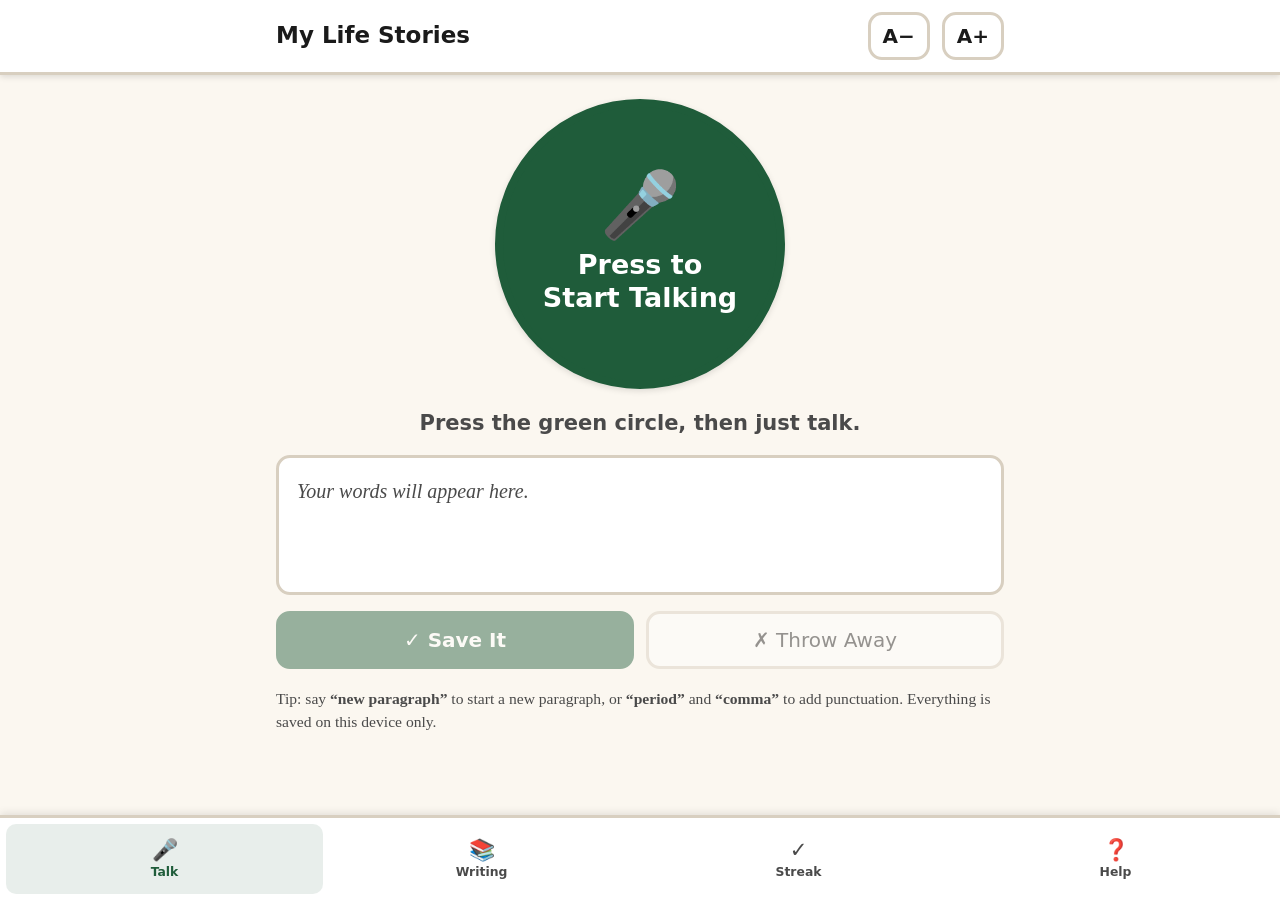
<file: memoir/index.html>
<!doctype html>
<html lang="en" data-theme="day">
<head>
<meta charset="utf-8">
<meta name="viewport" content="width=device-width, initial-scale=1, viewport-fit=cover">
<title>My Life Stories</title>
<meta name="description" content="Speak your memories. They are written down and sorted for you.">
<link rel="manifest" href="manifest.webmanifest">
<meta name="theme-color" content="#1f5c3a">
<meta name="apple-mobile-web-app-capable" content="yes">
<meta name="apple-mobile-web-app-title" content="My Stories">
<link rel="apple-touch-icon" href="icon-192.png">
<link rel="icon" href="icon-192.png">
<link rel="stylesheet" href="styles.css">
</head>
<body>

<header>
  <div class="bar">
    <h1 id="pageTitle">My Life Stories</h1>
    <button class="icon-btn" id="textSmaller" title="Smaller text" aria-label="Make text smaller">A−</button>
    <button class="icon-btn" id="textBigger" title="Bigger text" aria-label="Make text bigger">A+</button>
  </div>
</header>

<main>

<!-- ============================ TALK ============================ -->
<section id="view-talk" class="wrap">

  <div class="warn hide" id="micWarning"></div>

  <div class="talk-stage">
    <button id="talkBtn" aria-pressed="false">
      <span class="mic" aria-hidden="true">🎤</span>
      <span id="talkLabel">Press to<br>Start Talking</span>
    </button>
    <p class="status" id="status" role="status" aria-live="polite">Press the green circle, then just talk.</p>
  </div>

  <div class="live" id="live" aria-live="off"></div>

  <div class="cat-pick hide" id="catPick">
    <p id="catExplain">I think this one goes here:</p>
    <div class="chips" role="group" aria-label="Which kind of writing is this?">
      <button class="chip" data-cat="self"  aria-pressed="false"><span class="dot" aria-hidden="true">👤</span>About<br>My Life</button>
      <button class="chip" data-cat="other" aria-pressed="false"><span class="dot" aria-hidden="true">👥</span>About<br>Someone Real</button>
      <button class="chip" data-cat="story" aria-pressed="false"><span class="dot" aria-hidden="true">📖</span>A Made-Up<br>Story</button>
    </div>
  </div>

  <div class="row" id="saveRow" style="margin-top:16px">
    <button class="primary" id="saveBtn" disabled>✓ Save It</button>
    <button class="quiet" id="clearBtn" disabled>✗ Throw Away</button>
  </div>

  <p class="note" style="margin-top:18px">
    Tip: say <b>“new paragraph”</b> to start a new paragraph, or <b>“period”</b> and
    <b>“comma”</b> to add punctuation. Everything is saved on this device only.
  </p>
</section>

<!-- ========================== MY WRITING ========================== -->
<section id="view-writing" class="wrap hide">
  <div class="tabs" role="tablist">
    <button role="tab" data-tab="self"  aria-selected="true">👤 About<br>My Life</button>
    <button role="tab" data-tab="other" aria-selected="false">👥 About<br>Someone Real</button>
    <button role="tab" data-tab="story" aria-selected="false">📖 Made-Up<br>Stories</button>
  </div>

  <div class="row no-print" style="margin-bottom:18px">
    <button class="quiet" id="printBtn">🖨️ Print This Book</button>
    <button class="quiet" id="downloadBtn">⬇️ Save as a File</button>
  </div>

  <div id="entryList"></div>
</section>

<!-- =========================== STREAK =========================== -->
<section id="view-streak" class="wrap hide">
  <div class="streak-top">
    <div class="stat"><b id="statCurrent">0</b><span>IN A ROW</span></div>
    <div class="stat"><b id="statTotal">0</b><span>DAYS USED</span></div>
    <div class="stat"><b id="statBest">0</b><span>BEST EVER</span></div>
  </div>

  <div class="card">
    <div class="cal-head">
      <button class="icon-btn" id="calPrev" aria-label="Previous month">◀</button>
      <h2 id="calTitle">Month</h2>
      <button class="icon-btn" id="calNext" aria-label="Next month">▶</button>
    </div>
    <div class="grid" id="calGrid"></div>
    <p class="note" style="margin-top:14px">A ✓ appears on every day you write something.</p>
  </div>

  <div class="card">
    <h2>How much you have written</h2>
    <p id="wordCounts" class="note"></p>
  </div>
</section>

<!-- ========================== HELP / SETUP ========================== -->
<section id="view-help" class="wrap hide">
  <div class="card">
    <h2>How to use this</h2>
    <ol class="steps">
      <li>Tap the big green circle.</li>
      <li>If your phone or computer asks to use the microphone, tap <b>Allow</b>.</li>
      <li>Talk normally. Your words appear on the screen.</li>
      <li>Tap the circle again when you are done.</li>
      <li>Check the box it picked for you — change it if it guessed wrong — and tap <b>Save It</b>.</li>
    </ol>
  </div>

  <div class="card">
    <h2>Settings</h2>
    <div class="row">
      <button class="quiet" id="themeBtn">🌙 Night Colors</button>
      <button class="quiet" id="readBackBtn">🔊 Read My Words Back: On</button>
    </div>
  </div>

  <div class="card" id="driveCard">
    <h2>Save to Google Drive</h2>
    <p class="note" id="driveBlurb">
      Off. Your writing stays on this device only.
    </p>
    <p class="note" id="driveStatus" role="status" aria-live="polite"></p>

    <div class="row" id="driveOffRow">
      <button class="quiet" id="driveConnect">☁️ Turn On Drive Saving</button>
    </div>

    <div class="row hide" id="driveOnRow">
      <button class="quiet" id="driveOpen">📄 Open My Documents</button>
      <button class="quiet" id="driveDisconnect">Turn Drive Saving Off</button>
    </div>

    <details id="driveSetup" style="margin-top:14px">
      <summary class="note" style="cursor:pointer;padding:8px 0">Use my own Google set-up</summary>
      <p class="note">
        Paste a Google OAuth client id to point this app at your own Google project.
        The README explains how to make one — it takes about five minutes and is free.
      </p>
      <input type="text" id="driveClientId" placeholder="1234-abcd.apps.googleusercontent.com"
             style="width:100%;font:inherit;font-size:.8em;padding:12px;border:3px solid var(--line);border-radius:10px;background:var(--bg);color:var(--ink)">
      <div class="row" style="margin-top:10px">
        <button class="quiet" id="driveSaveId">Save This Client ID</button>
      </div>
    </details>
  </div>

  <div class="card">
    <h2>Keep your writing safe</h2>
    <p class="note">
      Your writing lives in this browser's storage. If the browsing data is ever cleared
      it goes with it, so make a backup now and then — email it to someone you trust,
      or keep it on a memory stick.
    </p>
    <div class="row">
      <button class="quiet" id="backupBtn">💾 Make a Backup</button>
      <button class="quiet" id="restoreBtn">📂 Restore a Backup</button>
    </div>
    <input type="file" id="restoreFile" accept="application/json,.json" class="hide">
  </div>

  <div class="card">
    <h2>About</h2>
    <p class="note">
      My Life Stories works without internet once it has been opened one time.
      <span id="privacyNote"></span>
      <span id="engineNote"></span>
    </p>
  </div>
</section>

</main>

<nav class="bottom">
  <button data-view="talk"    aria-current="page"><span class="ico" aria-hidden="true">🎤</span>Talk</button>
  <button data-view="writing"><span class="ico" aria-hidden="true">📚</span>Writing</button>
  <button data-view="streak"><span class="ico" aria-hidden="true">✓</span>Streak</button>
  <button data-view="help"><span class="ico" aria-hidden="true">❓</span>Help</button>
</nav>

<script src="config.js"></script>
<script src="drive.js"></script>
<script src="app.js"></script>
</body>
</html>
</file>
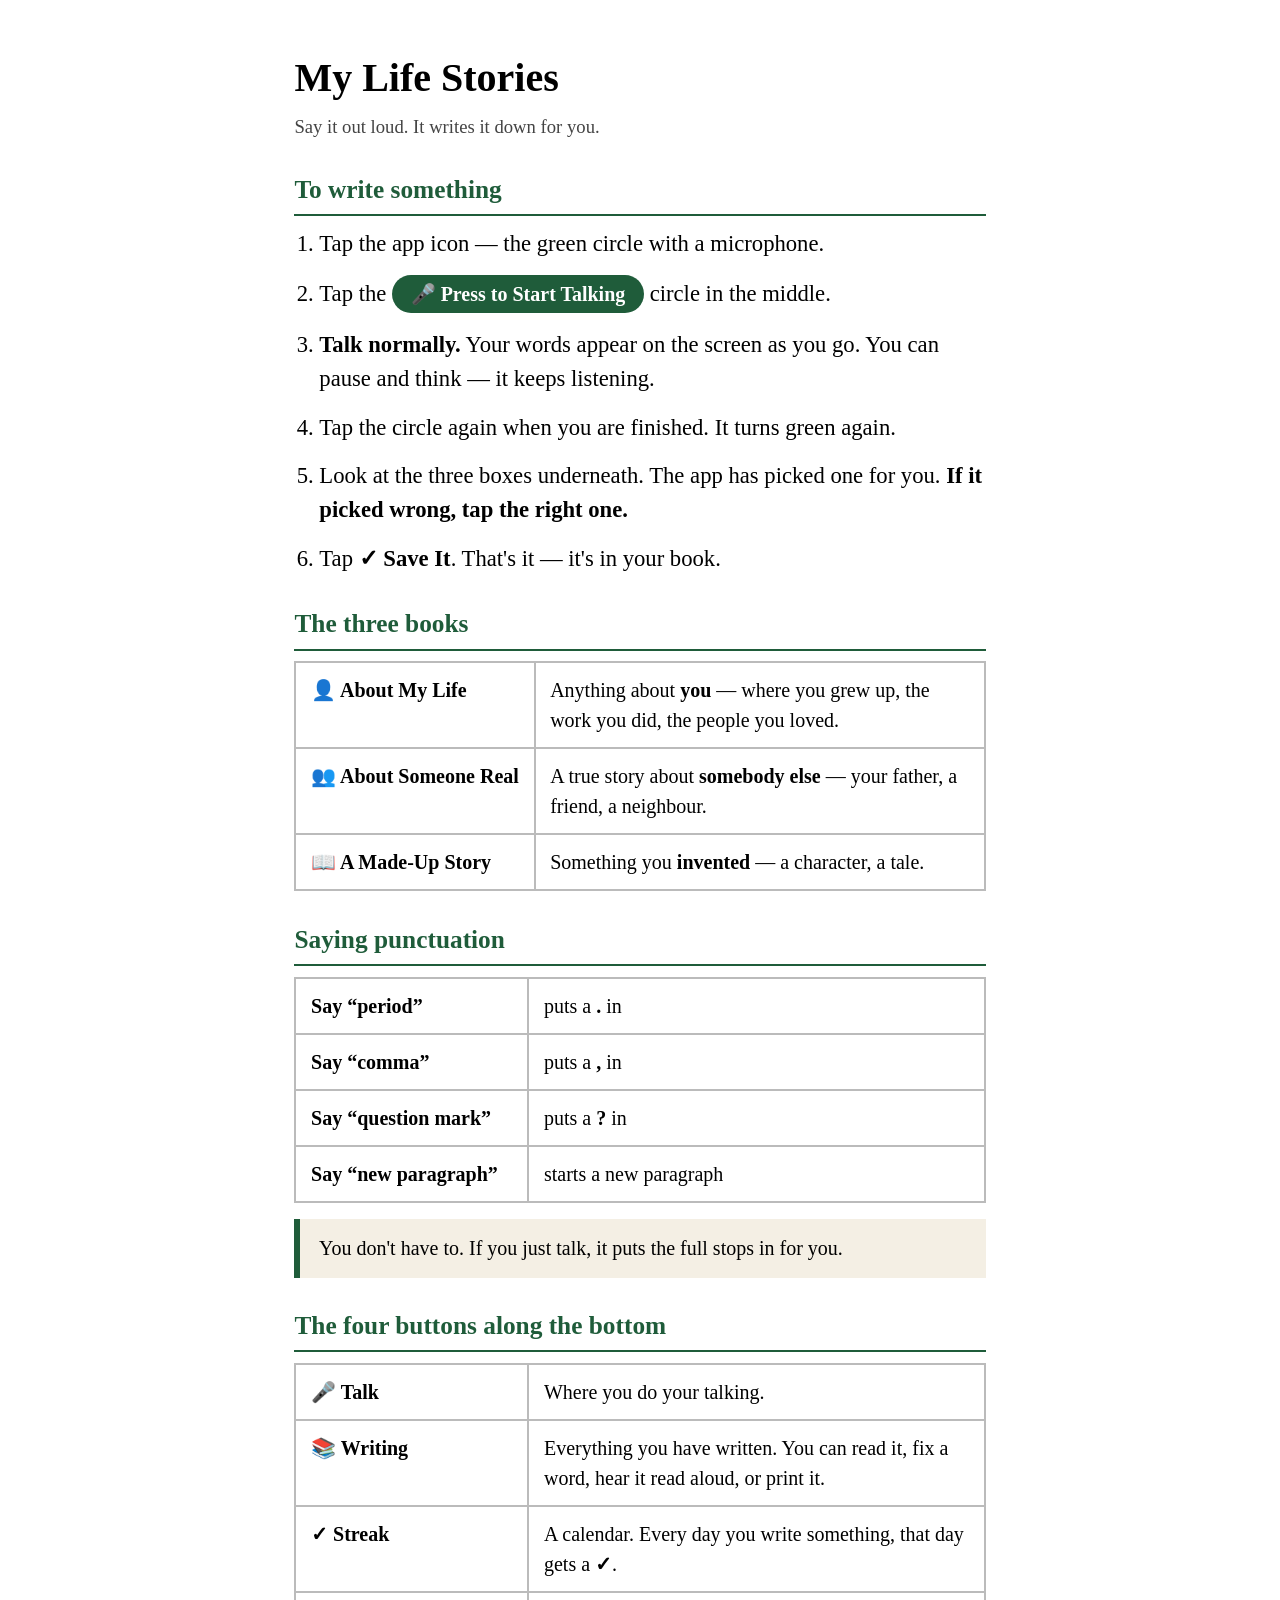
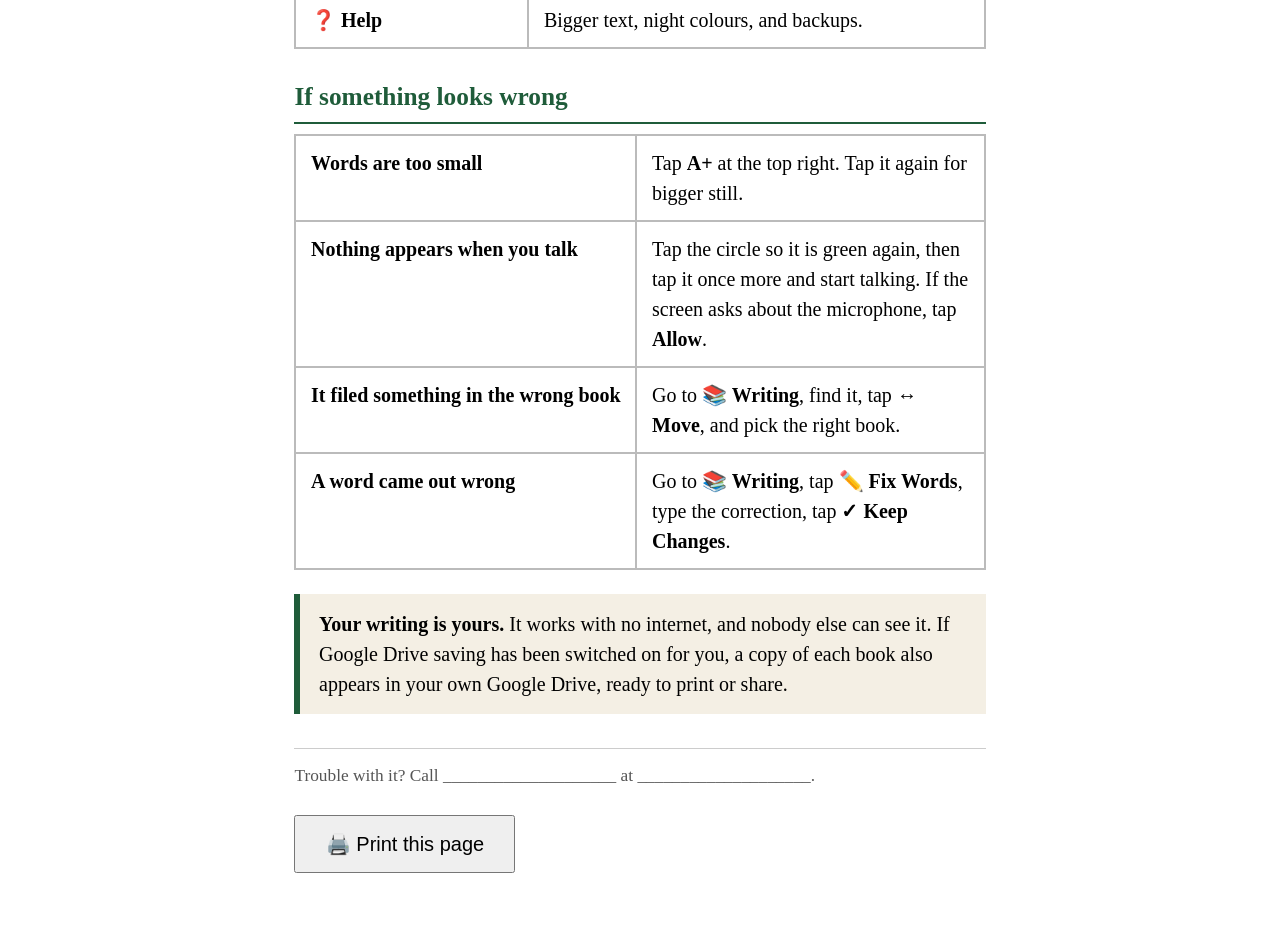
<file: memoir/PRINT-THIS-GUIDE.html>
<!doctype html>
<html lang="en">
<head>
<meta charset="utf-8">
<meta name="viewport" content="width=device-width, initial-scale=1">
<title>My Life Stories — How To Use It</title>
<style>
  body { font-family: Georgia, "Times New Roman", serif; font-size: 17pt; line-height: 1.5;
         max-width: 7.2in; margin: 0 auto; padding: 0.5in; color: #000; background: #fff; }
  h1 { font-size: 30pt; margin: 0 0 4pt; }
  .sub { font-size: 14pt; color: #444; margin: 0 0 22pt; }
  h2 { font-size: 19pt; margin: 22pt 0 8pt; border-bottom: 2px solid #1f5c3a;
       padding-bottom: 4pt; color: #1f5c3a; }
  ol { padding-left: 1.1em; margin: 0; }
  li { margin-bottom: 11pt; }
  .big { display: inline-block; background: #1f5c3a; color: #fff; border-radius: 999px;
         padding: 3pt 14pt; font-weight: bold; font-size: 15pt; }
  table { border-collapse: collapse; width: 100%; margin-top: 6pt; font-size: 15pt; }
  td { border: 1.5pt solid #bbb; padding: 9pt 11pt; vertical-align: top; }
  td.k { width: 2.1in; font-weight: bold; white-space: nowrap; }
  .tip { background: #f4efe4; border-left: 5pt solid #1f5c3a; padding: 11pt 14pt; margin-top: 12pt; font-size: 15pt; }
  .foot { margin-top: 26pt; font-size: 13pt; color: #555; border-top: 1pt solid #ccc; padding-top: 10pt; }
  @media print { body { padding: 0.4in; } .noprint { display: none; } }
</style>
</head>
<body>

<h1>My Life Stories</h1>
<p class="sub">Say it out loud. It writes it down for you.</p>

<h2>To write something</h2>
<ol>
  <li>Tap the app icon — the green circle with a microphone.</li>
  <li>Tap the <span class="big">🎤 Press to Start Talking</span> circle in the middle.</li>
  <li><b>Talk normally.</b> Your words appear on the screen as you go.
      You can pause and think — it keeps listening.</li>
  <li>Tap the circle again when you are finished. It turns green again.</li>
  <li>Look at the three boxes underneath. The app has picked one for you.
      <b>If it picked wrong, tap the right one.</b></li>
  <li>Tap <b>✓ Save It</b>. That's it — it's in your book.</li>
</ol>

<h2>The three books</h2>
<table>
  <tr><td class="k">👤 About My Life</td><td>Anything about <b>you</b> — where you grew up, the work you did, the people you loved.</td></tr>
  <tr><td class="k">👥 About Someone Real</td><td>A true story about <b>somebody else</b> — your father, a friend, a neighbour.</td></tr>
  <tr><td class="k">📖 A Made-Up Story</td><td>Something you <b>invented</b> — a character, a tale.</td></tr>
</table>

<h2>Saying punctuation</h2>
<table>
  <tr><td class="k">Say “period”</td><td>puts a <b>.</b> in</td></tr>
  <tr><td class="k">Say “comma”</td><td>puts a <b>,</b> in</td></tr>
  <tr><td class="k">Say “question mark”</td><td>puts a <b>?</b> in</td></tr>
  <tr><td class="k">Say “new paragraph”</td><td>starts a new paragraph</td></tr>
</table>
<div class="tip">
  You don't have to. If you just talk, it puts the full stops in for you.
</div>

<h2>The four buttons along the bottom</h2>
<table>
  <tr><td class="k">🎤 Talk</td><td>Where you do your talking.</td></tr>
  <tr><td class="k">📚 Writing</td><td>Everything you have written. You can read it, fix a word, hear it read aloud, or print it.</td></tr>
  <tr><td class="k">✓ Streak</td><td>A calendar. Every day you write something, that day gets a <b>✓</b>.</td></tr>
  <tr><td class="k">❓ Help</td><td>Bigger text, night colours, and backups.</td></tr>
</table>

<h2>If something looks wrong</h2>
<table>
  <tr><td class="k">Words are too small</td><td>Tap <b>A+</b> at the top right. Tap it again for bigger still.</td></tr>
  <tr><td class="k">Nothing appears when you talk</td><td>Tap the circle so it is green again, then tap it once more and start talking. If the screen asks about the microphone, tap <b>Allow</b>.</td></tr>
  <tr><td class="k">It filed something in the wrong book</td><td>Go to <b>📚 Writing</b>, find it, tap <b>↔️ Move</b>, and pick the right book.</td></tr>
  <tr><td class="k">A word came out wrong</td><td>Go to <b>📚 Writing</b>, tap <b>✏️ Fix Words</b>, type the correction, tap <b>✓ Keep Changes</b>.</td></tr>
</table>

<div class="tip" style="margin-top:18pt">
  <b>Your writing is yours.</b> It works with no internet, and nobody else can
  see it. If Google Drive saving has been switched on for you, a copy of each
  book also appears in your own Google Drive, ready to print or share.
</div>

<p class="foot">
  Trouble with it? Call ____________________ at ____________________.
</p>

<p class="noprint" style="margin-top:20pt">
  <button onclick="window.print()" style="font-size:15pt;padding:11pt 22pt;">🖨️ Print this page</button>
</p>

</body>
</html>
</file>
<file: memoir/styles.css>
/* ==========================================================================
   My Life Stories — styles
   Designed for older users: large type, high contrast, big touch targets.
   Every tappable thing is at least 56px tall. Nothing relies on color alone.
   ========================================================================== */

:root {
  --bg: #fbf7f0;
  --surface: #ffffff;
  --ink: #1a1a1a;
  --ink-soft: #4a4a4a;
  --line: #d8cfc0;
  --accent: #1f5c3a;
  --accent-ink: #ffffff;
  --rec: #b3261e;
  --self: #1f5c3a;
  --other: #1d4e89;
  --story: #8a4b08;
  --shadow: 0 2px 6px rgba(0, 0, 0, .12);
  --radius: 14px;
  --scale: 1;
}

[data-theme="night"] {
  --bg: #14181c;
  --surface: #1e242b;
  --ink: #f2f2f2;
  --ink-soft: #c2c8cf;
  --line: #3a444f;
  --accent: #4fb07a;
  --accent-ink: #0b1116;
  --rec: #ff6b60;
  --self: #6cc48f;
  --other: #7db6f0;
  --story: #e0a35c;
  --shadow: 0 2px 6px rgba(0, 0, 0, .45);
}

* { box-sizing: border-box; -webkit-tap-highlight-color: transparent; }

html { -webkit-text-size-adjust: 100%; }

body {
  margin: 0;
  background: var(--bg);
  color: var(--ink);
  font-family: Georgia, "Iowan Old Style", "Times New Roman", serif;
  font-size: calc(20px * var(--scale));
  line-height: 1.55;
  padding-bottom: 120px; /* room for the bottom bar */
}

h1, h2, h3, button, .ui { font-family: "Segoe UI", system-ui, -apple-system, Arial, sans-serif; }

h1 { font-size: 1.5em; margin: 0; }
h2 { font-size: 1.25em; margin: 0 0 .4em; }

.wrap { max-width: 760px; margin: 0 auto; padding: 16px; }

/* ---------- top bar ---------- */
header {
  position: sticky; top: 0; z-index: 20;
  background: var(--surface);
  border-bottom: 3px solid var(--line);
  box-shadow: var(--shadow);
}
.bar { display: flex; align-items: center; gap: 12px; max-width: 760px; margin: 0 auto; padding: 12px 16px; }
.bar h1 { flex: 1; font-size: 1.15em; }

/* ---------- buttons ---------- */
button {
  font-size: 1em;
  min-height: 56px;
  padding: 14px 20px;
  border-radius: var(--radius);
  border: 3px solid var(--accent);
  background: var(--surface);
  color: var(--ink);
  cursor: pointer;
  font-weight: 600;
}
button:active { transform: translateY(1px); }
button:focus-visible { outline: 4px solid #e08a00; outline-offset: 3px; }
button.primary { background: var(--accent); color: var(--accent-ink); }
button.quiet { border-color: var(--line); font-weight: 500; }
button.wide { width: 100%; }
button[disabled] { opacity: .45; cursor: not-allowed; }
.icon-btn { min-height: 48px; min-width: 48px; padding: 8px 12px; border-color: var(--line); }

.row { display: flex; gap: 12px; flex-wrap: wrap; }
.row > * { flex: 1 1 160px; }

/* ---------- the big talk button ---------- */
.talk-stage { text-align: center; padding: 8px 0 0; }

#talkBtn {
  width: min(76vw, 290px);
  height: min(76vw, 290px);
  border-radius: 50%;
  border: 8px solid var(--accent);
  background: var(--accent);
  color: var(--accent-ink);
  font-size: 1.35em;
  font-weight: 700;
  line-height: 1.25;
  display: inline-flex; flex-direction: column; align-items: center; justify-content: center;
  gap: 10px;
  box-shadow: var(--shadow);
}
#talkBtn .mic { font-size: 2.4em; line-height: 1; }
#talkBtn.recording {
  background: var(--rec);
  border-color: var(--rec);
  animation: pulse 1.6s ease-in-out infinite;
}
/* Once there are words on the screen the circle steps back, so the three
   sorting boxes and the Save button are visible without scrolling. */
body.has-draft #talkBtn { width: 136px; height: 136px; border-width: 6px; font-size: .8em; gap: 4px; }
body.has-draft #talkBtn .mic { font-size: 1.5em; }
body.has-draft .live { min-height: 96px; max-height: 34vh; overflow-y: auto; }
body.has-draft .status { margin: 12px auto 4px; }

@keyframes pulse {
  0%, 100% { box-shadow: 0 0 0 0 rgba(179, 38, 30, .55); }
  50%      { box-shadow: 0 0 0 22px rgba(179, 38, 30, 0); }
}
@media (prefers-reduced-motion: reduce) {
  #talkBtn.recording { animation: none; }
}

.status {
  margin: 18px auto 6px;
  font-size: 1.05em;
  font-weight: 600;
  min-height: 1.6em;
  color: var(--ink-soft);
  font-family: "Segoe UI", system-ui, sans-serif;
}

/* ---------- live transcript ---------- */
.live {
  background: var(--surface);
  border: 3px solid var(--line);
  border-radius: var(--radius);
  padding: 18px;
  margin-top: 14px;
  min-height: 140px;
  text-align: left;
  white-space: pre-wrap;
  word-wrap: break-word;
}
.live:empty::before {
  content: "Your words will appear here.";
  color: var(--ink-soft);
  font-style: italic;
}
.live .interim { color: var(--ink-soft); font-style: italic; }

/* ---------- category chips ---------- */
.cat-pick { margin-top: 14px; text-align: left; }
.cat-pick p { margin: 0 0 10px; font-weight: 600; font-family: "Segoe UI", system-ui, sans-serif; }
.chips { display: grid; grid-template-columns: repeat(3, 1fr); gap: 8px; }
.chip {
  min-height: 96px;
  border: 3px solid var(--line);
  border-radius: var(--radius);
  background: var(--surface);
  font-size: .78em;
  line-height: 1.2;
  display: flex; flex-direction: column; align-items: center; justify-content: center; gap: 6px;
  padding: 10px;
}
.chip .dot { font-size: 1.5em; line-height: 1; }
.chip[aria-pressed="true"] { border-width: 5px; font-weight: 700; }
.chip[data-cat="self"][aria-pressed="true"]  { border-color: var(--self);  color: var(--self); }
.chip[data-cat="other"][aria-pressed="true"] { border-color: var(--other); color: var(--other); }
.chip[data-cat="story"][aria-pressed="true"] { border-color: var(--story); color: var(--story); }

/* ---------- writing / entries ---------- */
.tabs { display: flex; gap: 8px; margin-bottom: 16px; }
.tabs button { flex: 1; font-size: .8em; padding: 12px 6px; border-color: var(--line); line-height: 1.2; }
.tabs button[aria-selected="true"] { border-color: var(--accent); background: var(--accent); color: var(--accent-ink); }

.entry {
  background: var(--surface);
  border: 2px solid var(--line);
  border-left: 10px solid var(--line);
  border-radius: var(--radius);
  padding: 16px 18px;
  margin-bottom: 16px;
}
.entry[data-cat="self"]  { border-left-color: var(--self); }
.entry[data-cat="other"] { border-left-color: var(--other); }
.entry[data-cat="story"] { border-left-color: var(--story); }
.entry .when {
  font-family: "Segoe UI", system-ui, sans-serif;
  font-size: .72em;
  letter-spacing: .04em;
  text-transform: uppercase;
  color: var(--ink-soft);
  margin-bottom: 8px;
}
.entry .text { white-space: pre-wrap; word-wrap: break-word; }
.entry textarea {
  width: 100%;
  font: inherit;
  color: inherit;
  background: var(--bg);
  border: 3px solid var(--accent);
  border-radius: 10px;
  padding: 12px;
  min-height: 220px;
}
.entry-tools { display: flex; gap: 8px; flex-wrap: wrap; margin-top: 12px; }
.entry-tools button { font-size: .72em; min-height: 48px; padding: 10px 14px; border-color: var(--line); font-weight: 600; }

.empty {
  text-align: center;
  color: var(--ink-soft);
  padding: 40px 20px;
  font-style: italic;
}

/* ---------- streak ---------- */
.streak-top { display: flex; gap: 12px; text-align: center; margin-bottom: 22px; }
.stat {
  flex: 1;
  background: var(--surface);
  border: 3px solid var(--line);
  border-radius: var(--radius);
  padding: 16px 8px;
}
.stat b { display: block; font-size: 1.9em; line-height: 1.1; color: var(--accent); font-family: "Segoe UI", system-ui, sans-serif; }
.stat span { font-size: .64em; font-family: "Segoe UI", system-ui, sans-serif; color: var(--ink-soft); }

.cal-head { display: flex; align-items: center; justify-content: space-between; gap: 10px; margin-bottom: 10px; }
.cal-head h2 { margin: 0; font-size: 1.05em; }
.grid { display: grid; grid-template-columns: repeat(7, 1fr); gap: 6px; }
.grid .dow {
  text-align: center; font-size: .62em; font-weight: 700; color: var(--ink-soft);
  font-family: "Segoe UI", system-ui, sans-serif; padding-bottom: 4px;
}
.day {
  aspect-ratio: 1 / 1;
  border: 2px solid var(--line);
  border-radius: 10px;
  background: var(--surface);
  display: flex; flex-direction: column; align-items: center; justify-content: center;
  font-size: .68em;
  font-family: "Segoe UI", system-ui, sans-serif;
  color: var(--ink-soft);
  position: relative;
}
.day.blank { border: none; background: none; }
.day.done { background: var(--accent); border-color: var(--accent); color: var(--accent-ink); font-weight: 700; }
.day.done::after { content: "✓"; font-size: 1.35em; line-height: 1; margin-top: 6px; }
.day.done .num { position: absolute; top: 1px; left: 4px; font-size: .62em; opacity: .9; line-height: 1; }
.day.today { outline: 4px solid #e08a00; outline-offset: 1px; }

/* ---------- misc ---------- */
.card {
  background: var(--surface);
  border: 3px solid var(--line);
  border-radius: var(--radius);
  padding: 18px;
  margin-bottom: 16px;
}
.card h2 { font-size: 1.05em; }
.note { font-size: .78em; color: var(--ink-soft); line-height: 1.5; }
.warn {
  background: #fff4d6; border: 3px solid #e0a800; color: #4a3500;
  border-radius: var(--radius); padding: 14px 16px; margin-bottom: 16px; font-size: .85em;
}
[data-theme="night"] .warn { background: #3a3016; color: #ffe9b0; }
.hide { display: none !important; }

ol.steps { padding-left: 1.3em; margin: 0; }
ol.steps li { margin-bottom: .7em; }

/* ---------- bottom navigation ---------- */
nav.bottom {
  position: fixed; bottom: 0; left: 0; right: 0; z-index: 30;
  background: var(--surface);
  border-top: 3px solid var(--line);
  display: flex;
  padding: 6px 6px calc(6px + env(safe-area-inset-bottom));
  box-shadow: 0 -2px 8px rgba(0, 0, 0, .1);
}
nav.bottom button {
  flex: 1; border: none; background: none; min-height: 70px;
  display: flex; flex-direction: column; align-items: center; justify-content: center; gap: 3px;
  font-size: .62em; font-weight: 700; color: var(--ink-soft); border-radius: 10px; padding: 6px 2px;
  white-space: nowrap;
}
nav.bottom button .ico { font-size: 1.7em; line-height: 1; }
nav.bottom button[aria-current="page"] { color: var(--accent); background: rgba(31, 92, 58, .1); }
[data-theme="night"] nav.bottom button[aria-current="page"] { background: rgba(79, 176, 122, .16); }

/* ---------- printing: give him a real manuscript ---------- */
@media print {
  header, nav.bottom, .entry-tools, .no-print, button { display: none !important; }
  body { background: #fff; color: #000; font-size: 12pt; padding: 0; }
  .entry { border: none; padding: 0; margin: 0 0 18pt; break-inside: avoid; }
  .entry .when { color: #444; }
  .wrap { max-width: none; padding: 0; }
}

/* The move-to-another-book row that opens under an entry. */
.move-row {
  display: flex; gap: 8px; flex-wrap: wrap;
  margin-top: 12px; padding-top: 12px; border-top: 2px dashed var(--line);
}
.move-row .label { flex: 1 1 100%; font-size: .72em; font-weight: 700;
  font-family: "Segoe UI", system-ui, sans-serif; color: var(--ink-soft); }
.move-row button { flex: 1 1 40%; font-size: .72em; min-height: 56px; }
</file>
